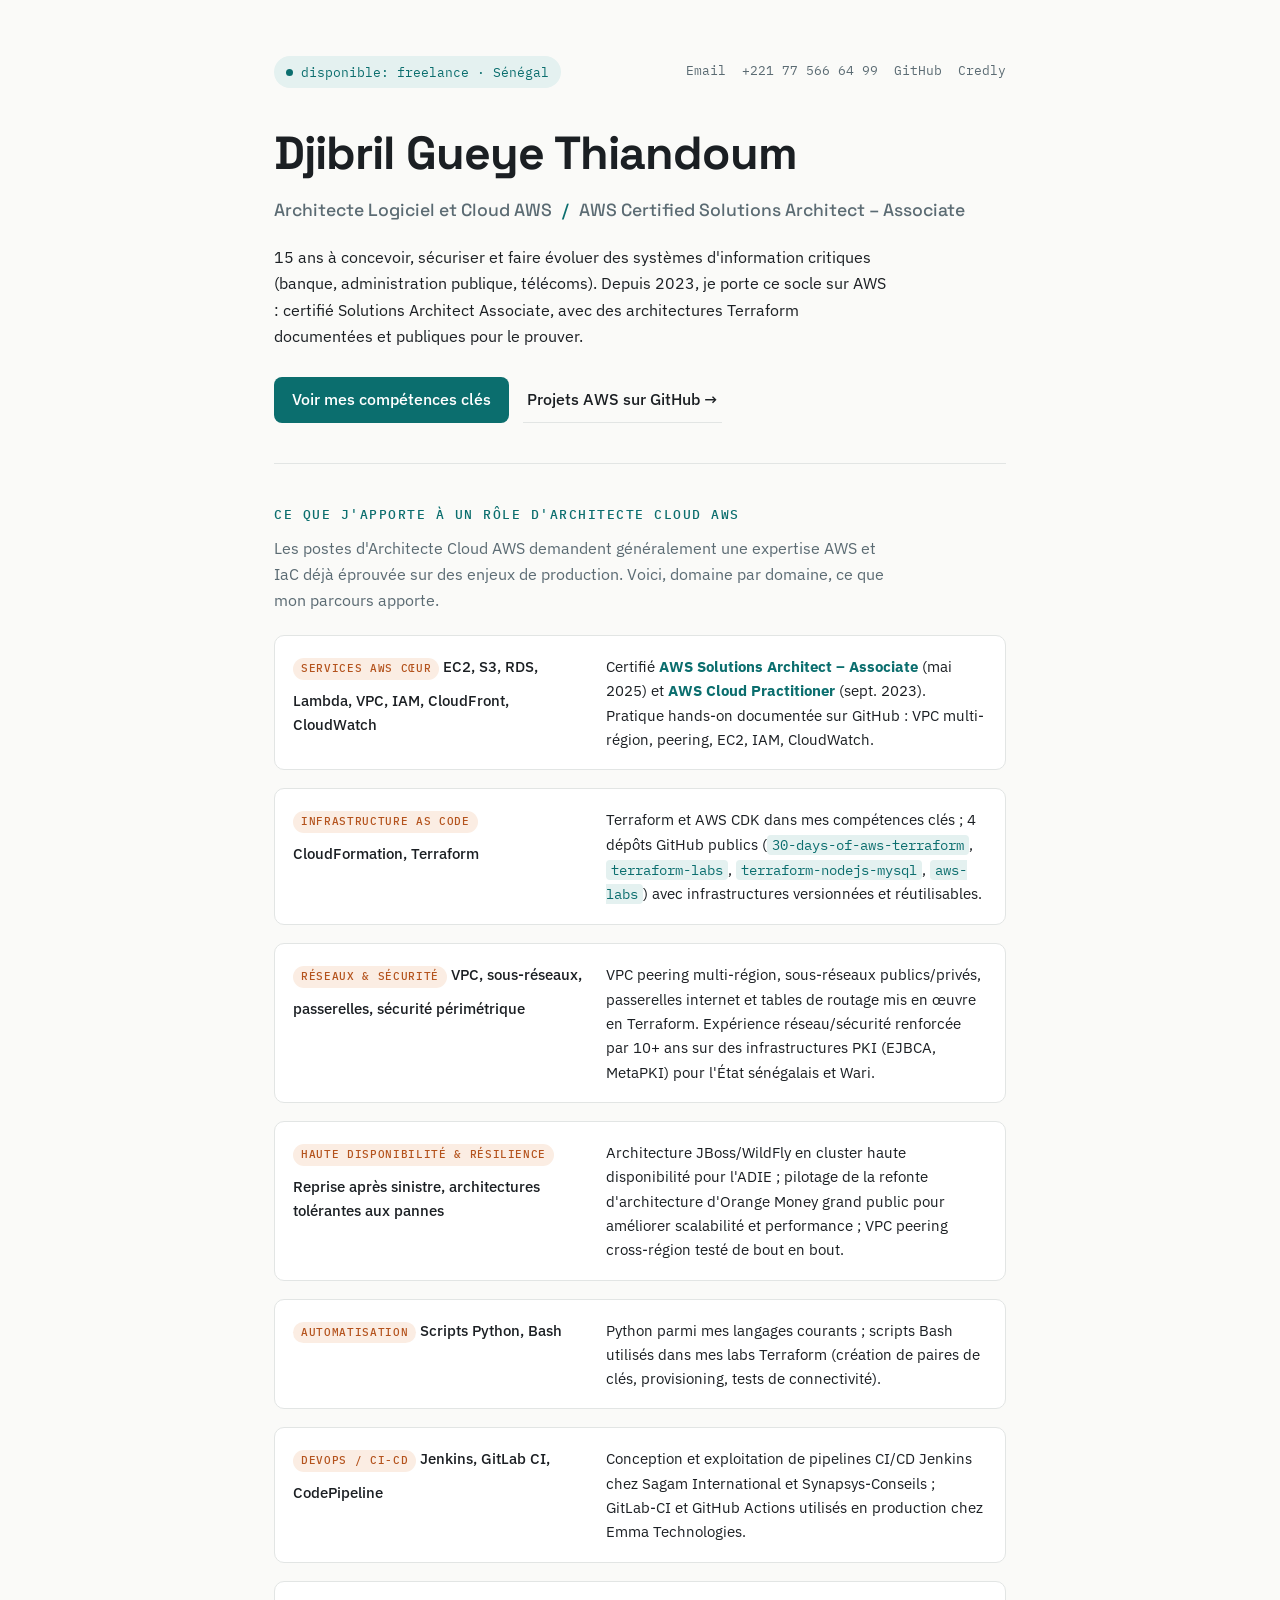
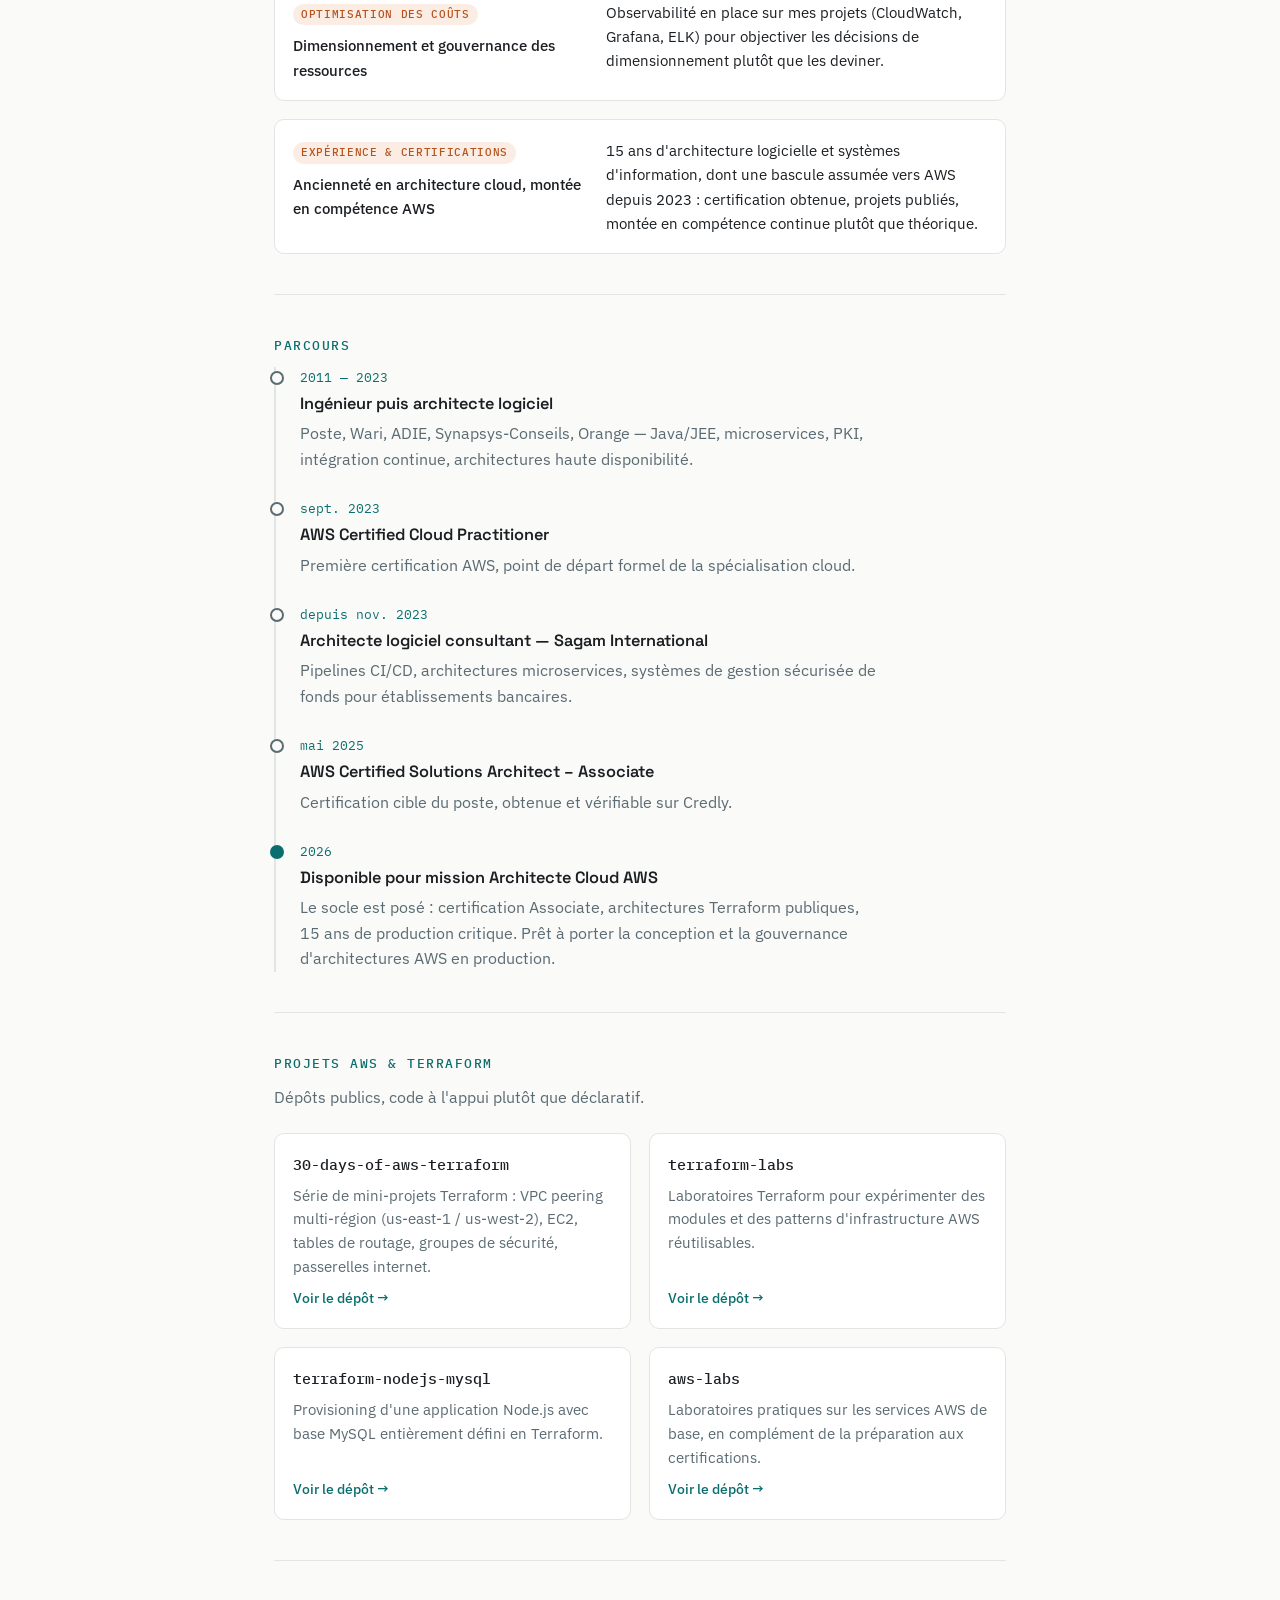
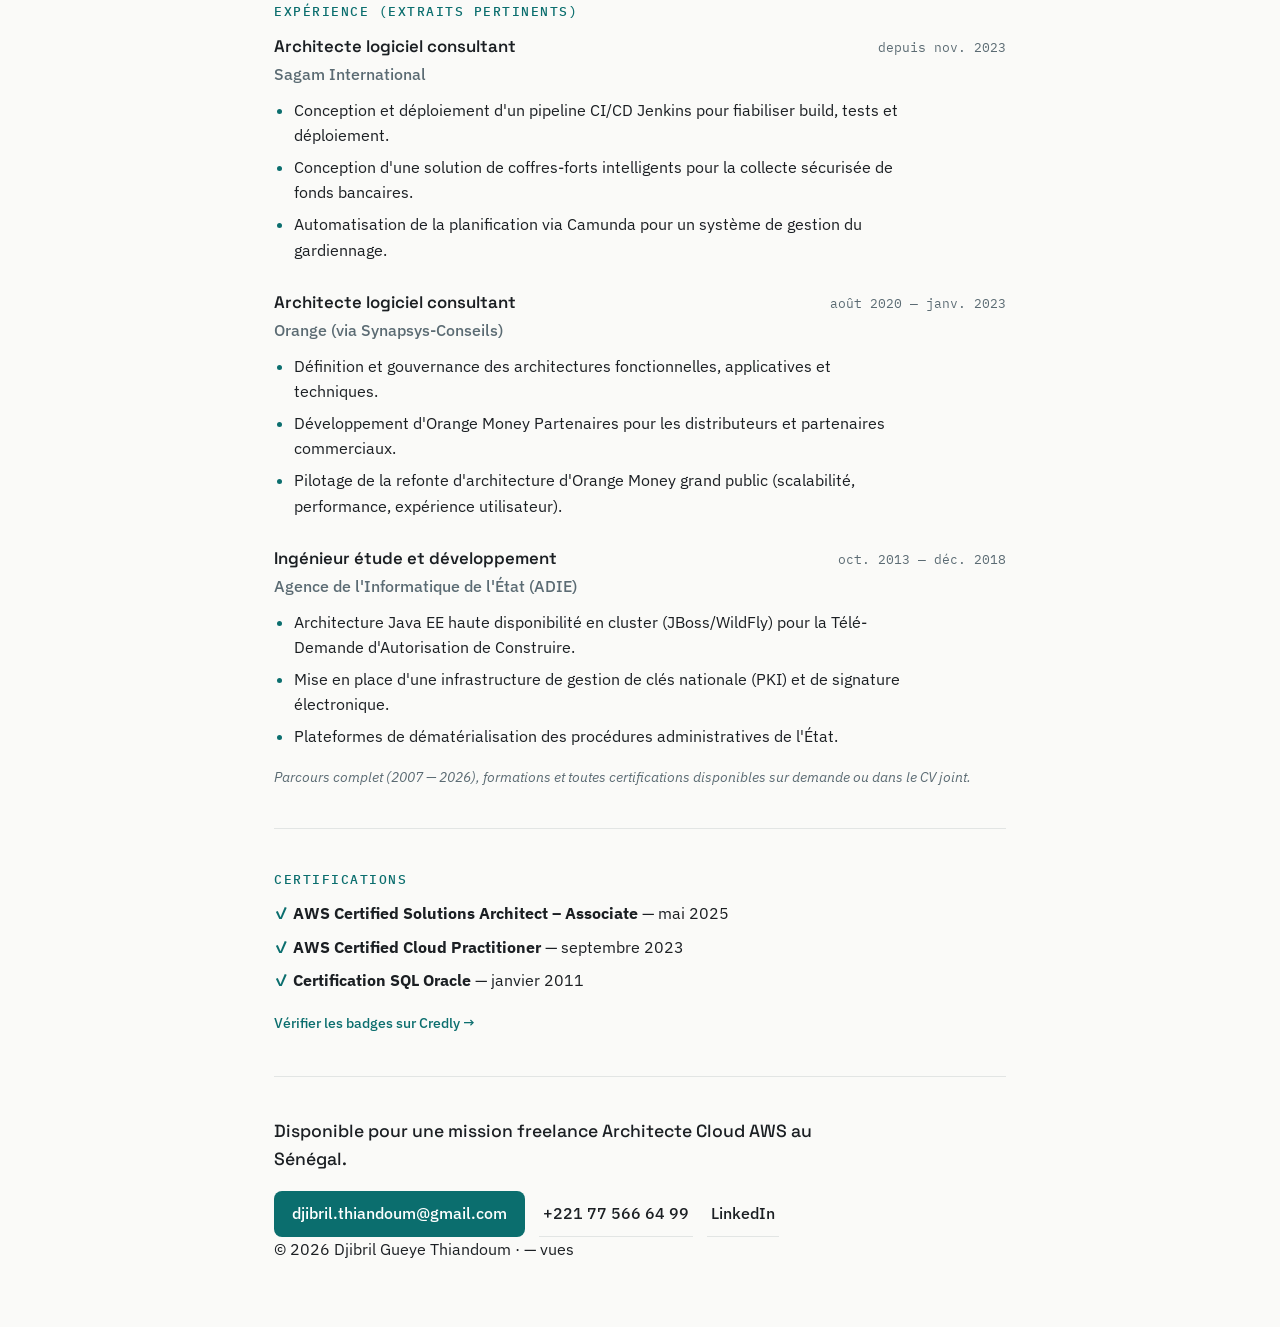
<file: index.html>
<!DOCTYPE html>
<html lang="fr">
<head>
<meta charset="UTF-8">
<meta name="viewport" content="width=device-width, initial-scale=1.0">
<title>Djibril Gueye Thiandoum — Architecte Logiciel et Cloud AWS</title>
<meta name="description" content="Portfolio de Djibril Gueye Thiandoum, Architecte Logiciel et Cloud AWS certifié AWS Solutions Architect Associate, disponible pour des missions freelance.">
<link rel="preconnect" href="https://fonts.googleapis.com">
<link rel="preconnect" href="https://fonts.gstatic.com" crossorigin>
<link href="https://fonts.googleapis.com/css2?family=Space+Grotesk:wght@500;600;700&family=IBM+Plex+Sans:wght@400;500;600&family=IBM+Plex+Mono:wght@400;500&display=swap" rel="stylesheet">
<link rel="stylesheet" href="style.css">
<link rel="icon" href="data:,">
</head>
<body>

<div class="page">

  <!-- HERO -->
  <header class="hero">
    <div class="hero-top">
      <span class="status-chip">
        <span class="dot" aria-hidden="true"></span>
        disponible: freelance · Sénégal
      </span>
      <nav class="hero-links">
        <a href="mailto:djibril.thiandoum@gmail.com">Email</a>
        <a href="tel:+221775666499">+221 77 566 64 99</a>
        <a href="https://github.com/dgthian" target="_blank" rel="noopener">GitHub</a>
        <a href="https://www.credly.com/users/djibril-gueye-thiandoum/badges" target="_blank" rel="noopener">Credly</a>
      </nav>
    </div>

    <h1 class="name">Djibril Gueye Thiandoum</h1>
    <p class="title">Architecte Logiciel et Cloud AWS <span class="sep">/</span> AWS Certified Solutions Architect – Associate</p>

    <p class="pitch">
      15 ans à concevoir, sécuriser et faire évoluer des systèmes d'information critiques
      (banque, administration publique, télécoms). Depuis 2023, je porte ce socle sur AWS :
      certifié Solutions Architect Associate, avec des architectures Terraform documentées
      et publiques pour le prouver.
    </p>

    <div class="cta-row">
      <a class="cta-primary" href="#competences">Voir mes compétences clés</a>
      <a class="cta-secondary" href="https://github.com/dgthian" target="_blank" rel="noopener">Projets AWS sur GitHub →</a>
    </div>
  </header>

  <hr class="rule">

  <!-- CE QUE J'APPORTE -->
  <section class="block" id="competences">
    <h2 class="label">ce que j'apporte à un rôle d'architecte cloud aws</h2>
    <p class="section-intro">
      Les postes d'Architecte Cloud AWS demandent généralement une expertise AWS et IaC
      déjà éprouvée sur des enjeux de production. Voici, domaine par domaine, ce que mon
      parcours apporte.
    </p>

    <div class="match-grid">
      <div class="match-row">
        <div class="match-req">
          <span class="match-tag">Services AWS cœur</span>
          EC2, S3, RDS, Lambda, VPC, IAM, CloudFront, CloudWatch
        </div>
        <div class="match-proof">
          Certifié <strong>AWS Solutions Architect – Associate</strong> (mai 2025) et
          <strong>AWS Cloud Practitioner</strong> (sept. 2023). Pratique hands-on documentée
          sur GitHub : VPC multi-région, peering, EC2, IAM, CloudWatch.
        </div>
      </div>

      <div class="match-row">
        <div class="match-req">
          <span class="match-tag">Infrastructure as Code</span>
          CloudFormation, Terraform
        </div>
        <div class="match-proof">
          Terraform et AWS CDK dans mes compétences clés ; 4 dépôts GitHub publics
          (<code>30-days-of-aws-terraform</code>, <code>terraform-labs</code>,
          <code>terraform-nodejs-mysql</code>, <code>aws-labs</code>) avec infrastructures
          versionnées et réutilisables.
        </div>
      </div>

      <div class="match-row">
        <div class="match-req">
          <span class="match-tag">Réseaux &amp; sécurité</span>
          VPC, sous-réseaux, passerelles, sécurité périmétrique
        </div>
        <div class="match-proof">
          VPC peering multi-région, sous-réseaux publics/privés, passerelles internet et
          tables de routage mis en œuvre en Terraform. Expérience réseau/sécurité renforcée
          par 10+ ans sur des infrastructures PKI (EJBCA, MetaPKI) pour l'État sénégalais et Wari.
        </div>
      </div>

      <div class="match-row">
        <div class="match-req">
          <span class="match-tag">Haute disponibilité &amp; résilience</span>
          Reprise après sinistre, architectures tolérantes aux pannes
        </div>
        <div class="match-proof">
          Architecture JBoss/WildFly en cluster haute disponibilité pour l'ADIE ; pilotage de
          la refonte d'architecture d'Orange Money grand public pour améliorer scalabilité
          et performance ; VPC peering cross-région testé de bout en bout.
        </div>
      </div>

      <div class="match-row">
        <div class="match-req">
          <span class="match-tag">Automatisation</span>
          Scripts Python, Bash
        </div>
        <div class="match-proof">
          Python parmi mes langages courants ; scripts Bash utilisés dans mes labs Terraform
          (création de paires de clés, provisioning, tests de connectivité).
        </div>
      </div>

      <div class="match-row">
        <div class="match-req">
          <span class="match-tag">DevOps / CI-CD</span>
          Jenkins, GitLab CI, CodePipeline
        </div>
        <div class="match-proof">
          Conception et exploitation de pipelines CI/CD Jenkins chez Sagam International et
          Synapsys-Conseils ; GitLab-CI et GitHub Actions utilisés en production chez
          Emma Technologies.
        </div>
      </div>

      <div class="match-row">
        <div class="match-req">
          <span class="match-tag">Optimisation des coûts</span>
          Dimensionnement et gouvernance des ressources
        </div>
        <div class="match-proof">
          Observabilité en place sur mes projets (CloudWatch, Grafana, ELK) pour objectiver
          les décisions de dimensionnement plutôt que les deviner.
        </div>
      </div>

      <div class="match-row">
        <div class="match-req">
          <span class="match-tag">Expérience &amp; certifications</span>
          Ancienneté en architecture cloud, montée en compétence AWS
        </div>
        <div class="match-proof">
          15 ans d'architecture logicielle et systèmes d'information, dont une bascule
          assumée vers AWS depuis 2023 : certification obtenue, projets publiés, montée en
          compétence continue plutôt que théorique.
        </div>
      </div>
    </div>
  </section>

  <hr class="rule">

  <!-- PARCOURS -->
  <section class="block">
    <h2 class="label">parcours</h2>
    <ol class="timeline">
      <li class="tl-item">
        <span class="tl-date">2011 — 2023</span>
        <div class="tl-body">
          <h3 class="tl-title">Ingénieur puis architecte logiciel</h3>
          <p>Poste, Wari, ADIE, Synapsys-Conseils, Orange — Java/JEE, microservices, PKI,
          intégration continue, architectures haute disponibilité.</p>
        </div>
      </li>
      <li class="tl-item">
        <span class="tl-date">sept. 2023</span>
        <div class="tl-body">
          <h3 class="tl-title">AWS Certified Cloud Practitioner</h3>
          <p>Première certification AWS, point de départ formel de la spécialisation cloud.</p>
        </div>
      </li>
      <li class="tl-item">
        <span class="tl-date">depuis nov. 2023</span>
        <div class="tl-body">
          <h3 class="tl-title">Architecte logiciel consultant — Sagam International</h3>
          <p>Pipelines CI/CD, architectures microservices, systèmes de gestion sécurisée
          de fonds pour établissements bancaires.</p>
        </div>
      </li>
      <li class="tl-item">
        <span class="tl-date">mai 2025</span>
        <div class="tl-body">
          <h3 class="tl-title">AWS Certified Solutions Architect – Associate</h3>
          <p>Certification cible du poste, obtenue et vérifiable sur Credly.</p>
        </div>
      </li>
      <li class="tl-item tl-item-current">
        <span class="tl-date">2026</span>
        <div class="tl-body">
          <h3 class="tl-title">Disponible pour mission Architecte Cloud AWS</h3>
          <p>Le socle est posé : certification Associate, architectures Terraform publiques,
          15 ans de production critique. Prêt à porter la conception et la gouvernance
          d'architectures AWS en production.</p>
        </div>
      </li>
    </ol>
  </section>

  <hr class="rule">

  <!-- PROJETS -->
  <section class="block">
    <h2 class="label">projets aws &amp; terraform</h2>
    <p class="section-intro">Dépôts publics, code à l'appui plutôt que déclaratif.</p>

    <div class="project-grid">
      <article class="project-card">
        <h3 class="project-title">30-days-of-aws-terraform</h3>
        <p class="project-desc">
          Série de mini-projets Terraform : VPC peering multi-région (us-east-1 / us-west-2),
          EC2, tables de routage, groupes de sécurité, passerelles internet.
        </p>
        <a class="project-link" href="https://github.com/dgthian/30-days-of-aws-terraform" target="_blank" rel="noopener">Voir le dépôt →</a>
      </article>

      <article class="project-card">
        <h3 class="project-title">terraform-labs</h3>
        <p class="project-desc">
          Laboratoires Terraform pour expérimenter des modules et des patterns d'infrastructure
          AWS réutilisables.
        </p>
        <a class="project-link" href="https://github.com/dgthian/terraform-labs" target="_blank" rel="noopener">Voir le dépôt →</a>
      </article>

      <article class="project-card">
        <h3 class="project-title">terraform-nodejs-mysql</h3>
        <p class="project-desc">
          Provisioning d'une application Node.js avec base MySQL entièrement défini en
          Terraform.
        </p>
        <a class="project-link" href="https://github.com/dgthian/terraform-nodejs-mysql" target="_blank" rel="noopener">Voir le dépôt →</a>
      </article>

      <article class="project-card">
        <h3 class="project-title">aws-labs</h3>
        <p class="project-desc">
          Laboratoires pratiques sur les services AWS de base, en complément de la préparation
          aux certifications.
        </p>
        <a class="project-link" href="https://github.com/dgthian/aws-labs" target="_blank" rel="noopener">Voir le dépôt →</a>
      </article>
    </div>
  </section>

  <hr class="rule">

  <!-- EXPERIENCE -->
  <section class="block">
    <h2 class="label">expérience (extraits pertinents)</h2>

    <article class="entry">
      <div class="entry-head">
        <h3 class="entry-title">Architecte logiciel consultant</h3>
        <span class="entry-date">depuis nov. 2023</span>
      </div>
      <p class="entry-org">Sagam International</p>
      <ul class="entry-list">
        <li>Conception et déploiement d'un pipeline CI/CD Jenkins pour fiabiliser build, tests et déploiement.</li>
        <li>Conception d'une solution de coffres-forts intelligents pour la collecte sécurisée de fonds bancaires.</li>
        <li>Automatisation de la planification via Camunda pour un système de gestion du gardiennage.</li>
      </ul>
    </article>

    <article class="entry">
      <div class="entry-head">
        <h3 class="entry-title">Architecte logiciel consultant</h3>
        <span class="entry-date">août 2020 — janv. 2023</span>
      </div>
      <p class="entry-org">Orange (via Synapsys-Conseils)</p>
      <ul class="entry-list">
        <li>Définition et gouvernance des architectures fonctionnelles, applicatives et techniques.</li>
        <li>Développement d'Orange Money Partenaires pour les distributeurs et partenaires commerciaux.</li>
        <li>Pilotage de la refonte d'architecture d'Orange Money grand public (scalabilité, performance, expérience utilisateur).</li>
      </ul>
    </article>

    <article class="entry">
      <div class="entry-head">
        <h3 class="entry-title">Ingénieur étude et développement</h3>
        <span class="entry-date">oct. 2013 — déc. 2018</span>
      </div>
      <p class="entry-org">Agence de l'Informatique de l'État (ADIE)</p>
      <ul class="entry-list">
        <li>Architecture Java EE haute disponibilité en cluster (JBoss/WildFly) pour la Télé-Demande d'Autorisation de Construire.</li>
        <li>Mise en place d'une infrastructure de gestion de clés nationale (PKI) et de signature électronique.</li>
        <li>Plateformes de dématérialisation des procédures administratives de l'État.</li>
      </ul>
    </article>

    <p class="cv-note">
      Parcours complet (2007 — 2026), formations et toutes certifications disponibles sur demande
      ou dans le CV joint.
    </p>
  </section>

  <hr class="rule">

  <!-- CERTIFICATIONS -->
  <section class="block">
    <h2 class="label">certifications</h2>
    <ul class="cert-list">
      <li><strong>AWS Certified Solutions Architect – Associate</strong> — mai 2025</li>
      <li><strong>AWS Certified Cloud Practitioner</strong> — septembre 2023</li>
      <li><strong>Certification SQL Oracle</strong> — janvier 2011</li>
    </ul>
    <a class="project-link" href="https://www.credly.com/users/djibril-gueye-thiandoum/badges" target="_blank" rel="noopener">Vérifier les badges sur Credly →</a>
  </section>

  <hr class="rule">

  <!-- CONTACT -->
  <footer class="footer">
    <div>
      <p class="footer-cta">Disponible pour une mission freelance Architecte Cloud AWS au Sénégal.</p>
      <div class="cta-row">
        <a class="cta-primary" href="mailto:djibril.thiandoum@gmail.com">djibril.thiandoum@gmail.com</a>
        <a class="cta-secondary" href="tel:+221775666499">+221 77 566 64 99</a>
        <a class="cta-secondary" href="https://www.linkedin.com/in/djibril-gueye-thiandoum-7a319571/" target="_blank" rel="noopener">LinkedIn</a>
      </div>
    </div>
    <div class="footer-bottom">
      <span>© <span id="year">2026</span> Djibril Gueye Thiandoum</span>
      <span class="footer-sep">·</span>
      <span><span id="counter-number">—</span> vues</span>
    </div>
  </footer>

</div>

<script src="script.js"></script>
</body>
</html>
</file>
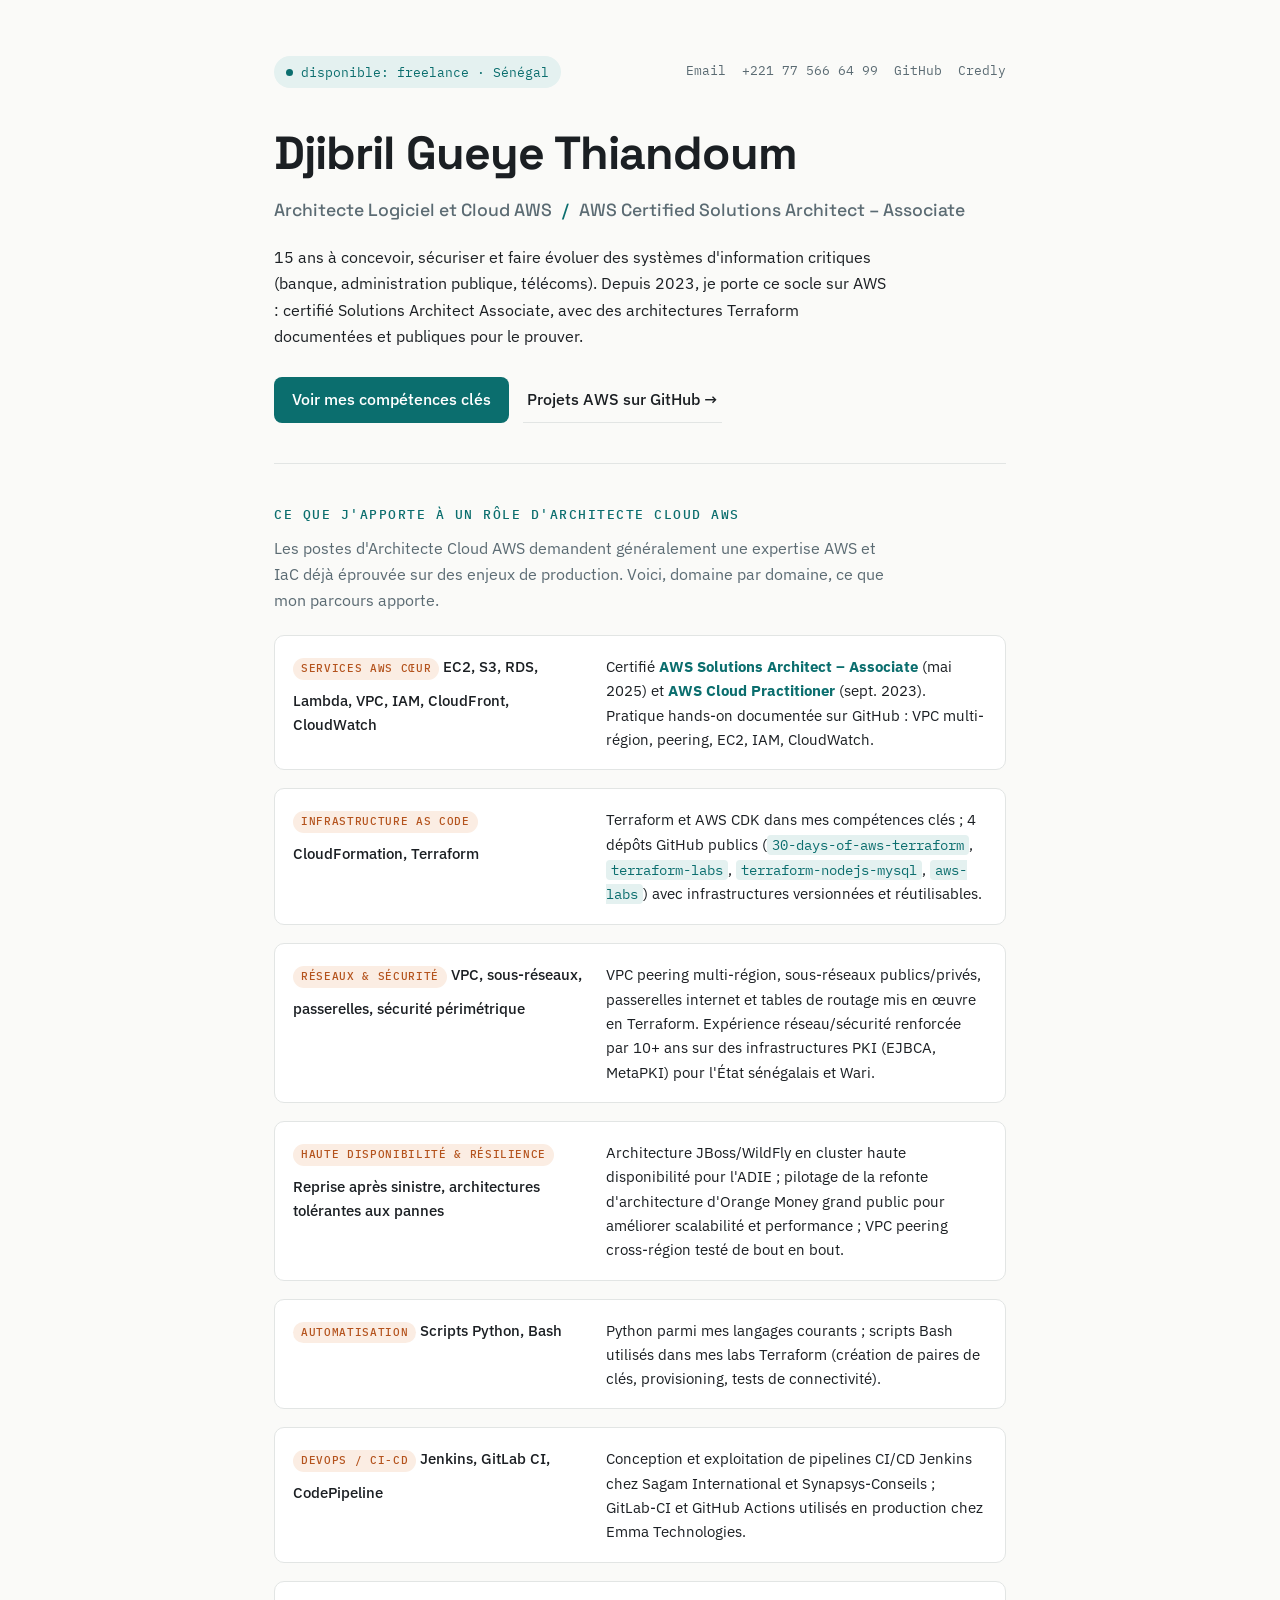
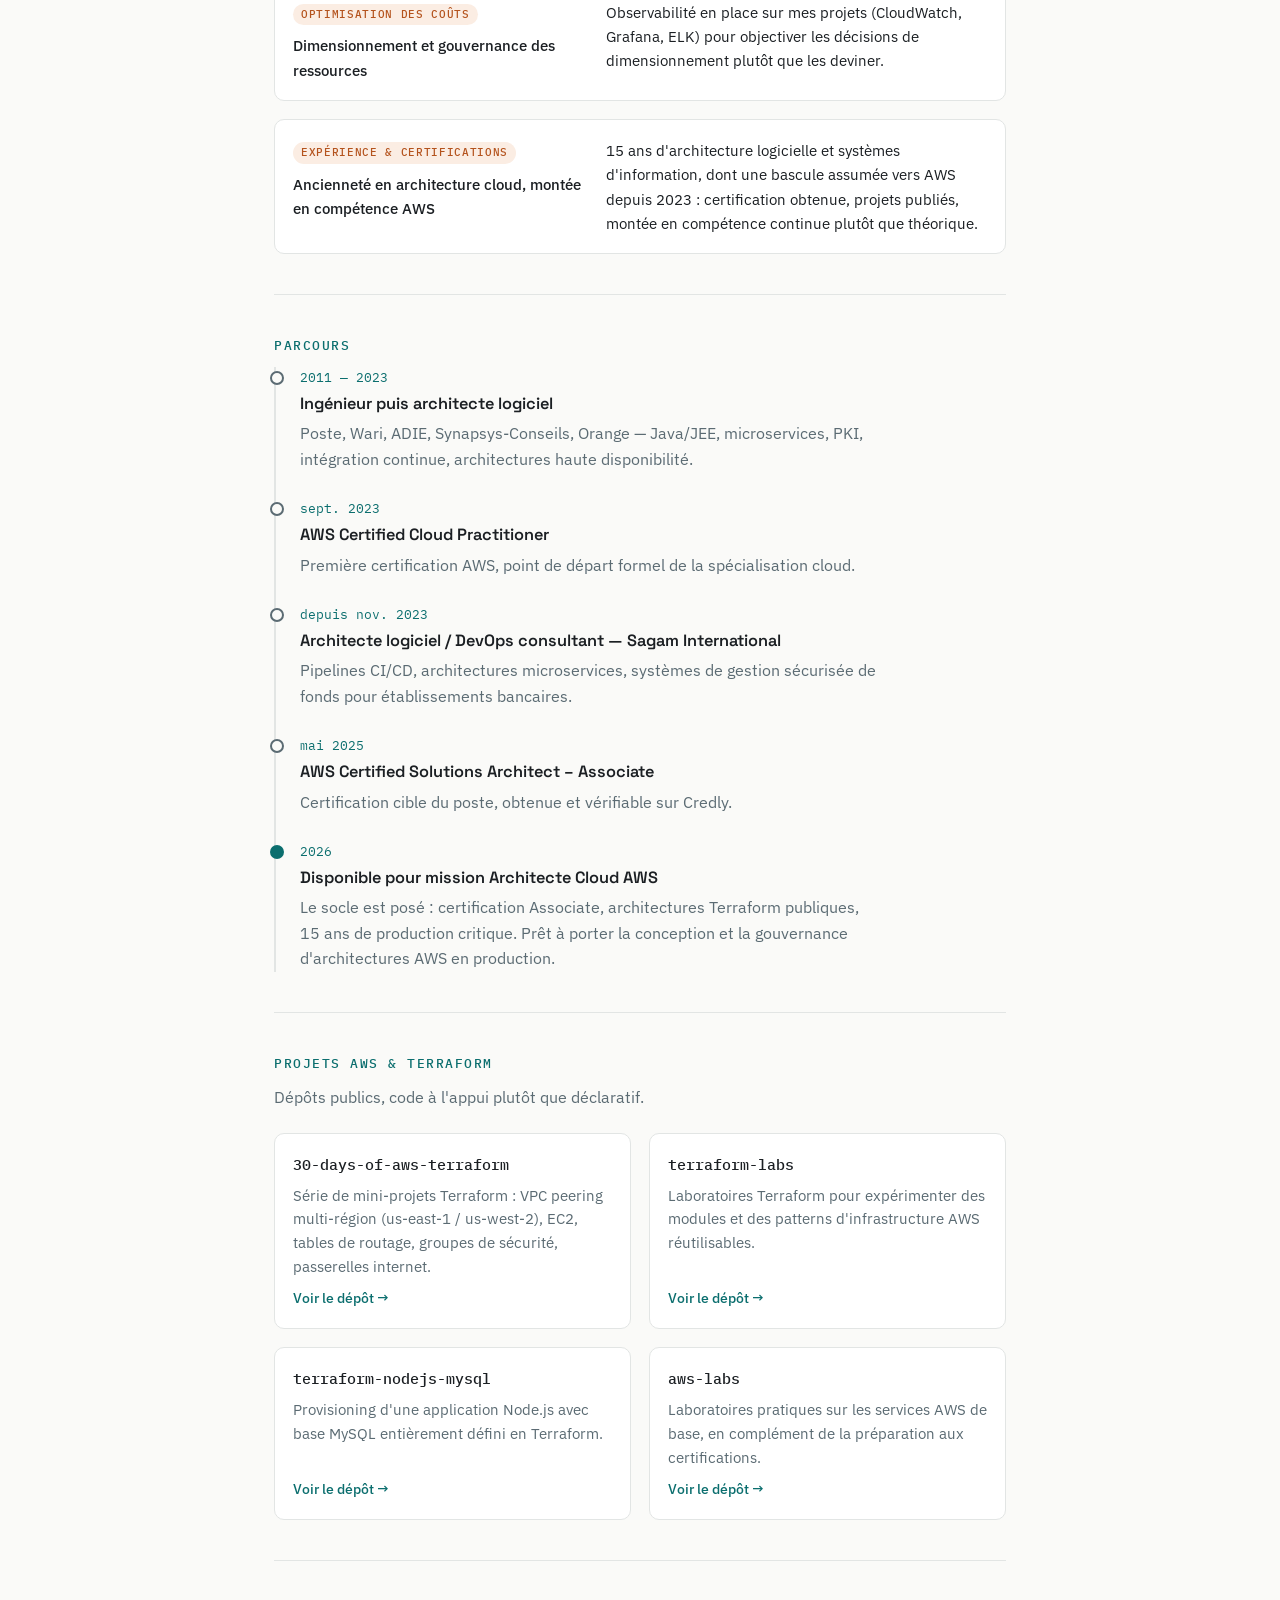
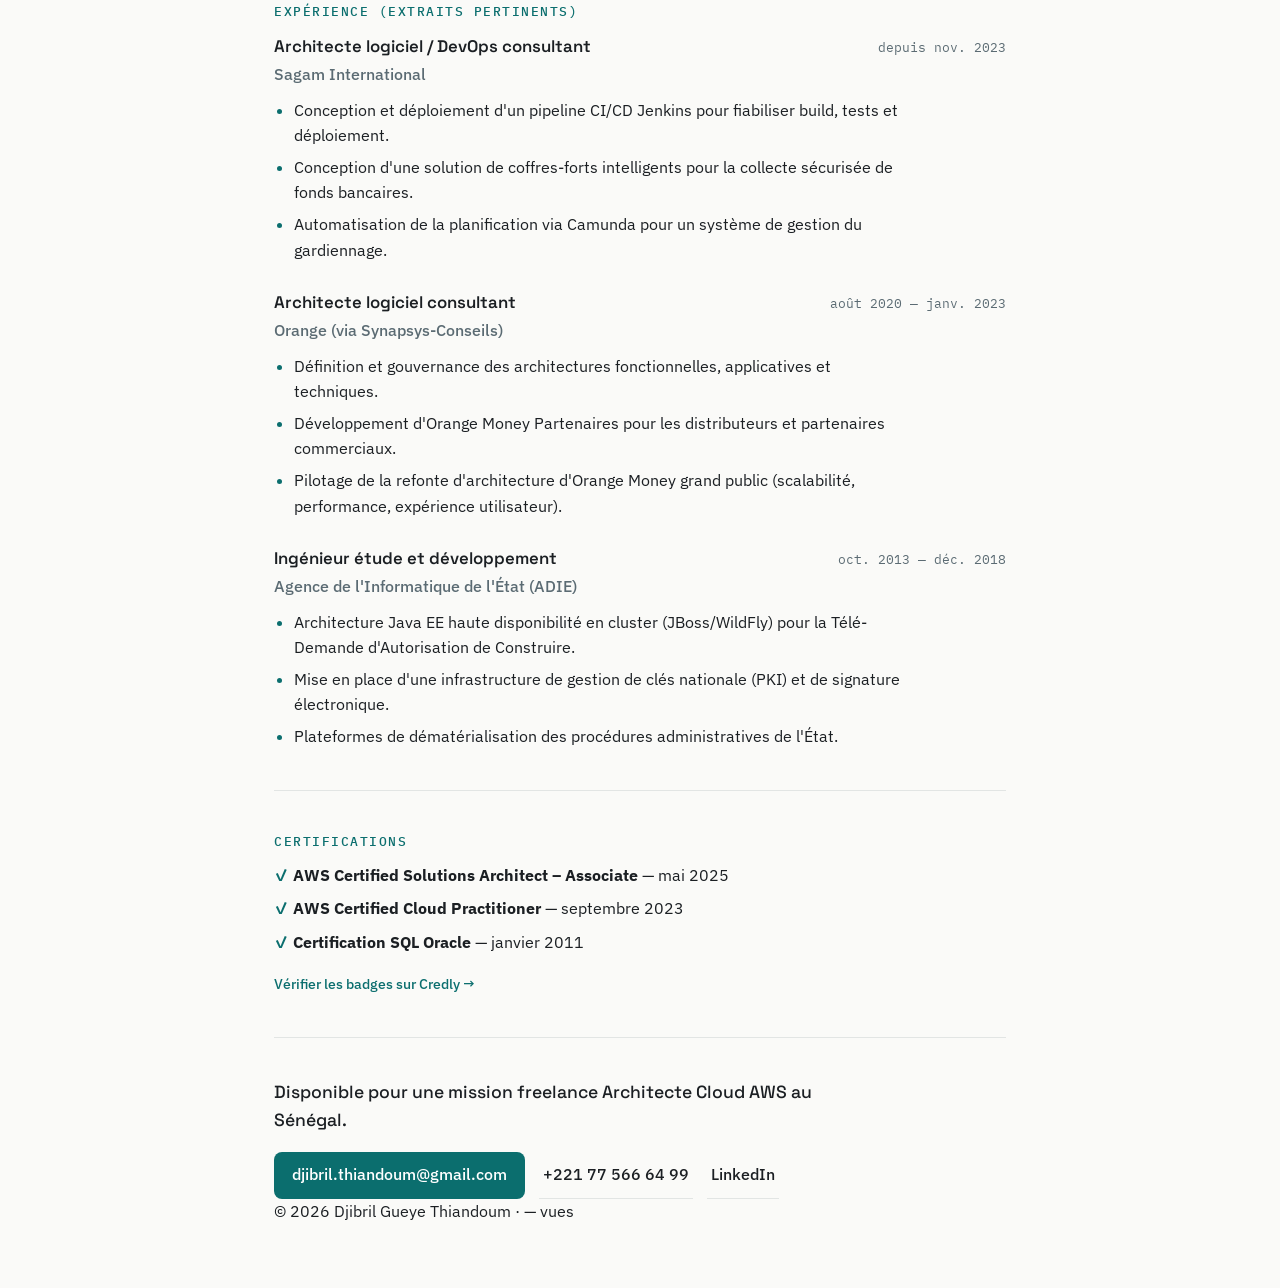
<file: website/index.html>
<!DOCTYPE html>
<html lang="fr">
<head>
<meta charset="UTF-8">
<meta name="viewport" content="width=device-width, initial-scale=1.0">
<title>Djibril Gueye Thiandoum — Architecte Logiciel et Cloud AWS</title>
<meta name="description" content="Portfolio de Djibril Gueye Thiandoum, Architecte Logiciel et Cloud AWS certifié AWS Solutions Architect Associate, disponible pour des missions freelance.">
<link rel="preconnect" href="https://fonts.googleapis.com">
<link rel="preconnect" href="https://fonts.gstatic.com" crossorigin>
<link href="https://fonts.googleapis.com/css2?family=Space+Grotesk:wght@500;600;700&family=IBM+Plex+Sans:wght@400;500;600&family=IBM+Plex+Mono:wght@400;500&display=swap" rel="stylesheet">
<link rel="stylesheet" href="style.css">
<link rel="icon" href="data:,">
</head>
<body>

<div class="page">

  <!-- HERO -->
  <header class="hero">
    <div class="hero-top">
      <span class="status-chip">
        <span class="dot" aria-hidden="true"></span>
        disponible: freelance · Sénégal
      </span>
      <nav class="hero-links">
        <a href="mailto:djibril.thiandoum@gmail.com">Email</a>
        <a href="tel:+221775666499">+221 77 566 64 99</a>
        <a href="https://github.com/dgthian" target="_blank" rel="noopener">GitHub</a>
        <a href="https://www.credly.com/users/djibril-gueye-thiandoum/badges" target="_blank" rel="noopener">Credly</a>
      </nav>
    </div>

    <h1 class="name">Djibril Gueye Thiandoum</h1>
    <p class="title">Architecte Logiciel et Cloud AWS <span class="sep">/</span> AWS Certified Solutions Architect – Associate</p>

    <p class="pitch">
      15 ans à concevoir, sécuriser et faire évoluer des systèmes d'information critiques
      (banque, administration publique, télécoms). Depuis 2023, je porte ce socle sur AWS :
      certifié Solutions Architect Associate, avec des architectures Terraform documentées
      et publiques pour le prouver.
    </p>

    <div class="cta-row">
      <a class="cta-primary" href="#competences">Voir mes compétences clés</a>
      <a class="cta-secondary" href="https://github.com/dgthian" target="_blank" rel="noopener">Projets AWS sur GitHub →</a>
    </div>
  </header>

  <hr class="rule">

  <!-- CE QUE J'APPORTE -->
  <section class="block" id="competences">
    <h2 class="label">ce que j'apporte à un rôle d'architecte cloud aws</h2>
    <p class="section-intro">
      Les postes d'Architecte Cloud AWS demandent généralement une expertise AWS et IaC
      déjà éprouvée sur des enjeux de production. Voici, domaine par domaine, ce que mon
      parcours apporte.
    </p>

    <div class="match-grid">
      <div class="match-row">
        <div class="match-req">
          <span class="match-tag">Services AWS cœur</span>
          EC2, S3, RDS, Lambda, VPC, IAM, CloudFront, CloudWatch
        </div>
        <div class="match-proof">
          Certifié <strong>AWS Solutions Architect – Associate</strong> (mai 2025) et
          <strong>AWS Cloud Practitioner</strong> (sept. 2023). Pratique hands-on documentée
          sur GitHub : VPC multi-région, peering, EC2, IAM, CloudWatch.
        </div>
      </div>

      <div class="match-row">
        <div class="match-req">
          <span class="match-tag">Infrastructure as Code</span>
          CloudFormation, Terraform
        </div>
        <div class="match-proof">
          Terraform et AWS CDK dans mes compétences clés ; 4 dépôts GitHub publics
          (<code>30-days-of-aws-terraform</code>, <code>terraform-labs</code>,
          <code>terraform-nodejs-mysql</code>, <code>aws-labs</code>) avec infrastructures
          versionnées et réutilisables.
        </div>
      </div>

      <div class="match-row">
        <div class="match-req">
          <span class="match-tag">Réseaux &amp; sécurité</span>
          VPC, sous-réseaux, passerelles, sécurité périmétrique
        </div>
        <div class="match-proof">
          VPC peering multi-région, sous-réseaux publics/privés, passerelles internet et
          tables de routage mis en œuvre en Terraform. Expérience réseau/sécurité renforcée
          par 10+ ans sur des infrastructures PKI (EJBCA, MetaPKI) pour l'État sénégalais et Wari.
        </div>
      </div>

      <div class="match-row">
        <div class="match-req">
          <span class="match-tag">Haute disponibilité &amp; résilience</span>
          Reprise après sinistre, architectures tolérantes aux pannes
        </div>
        <div class="match-proof">
          Architecture JBoss/WildFly en cluster haute disponibilité pour l'ADIE ; pilotage de
          la refonte d'architecture d'Orange Money grand public pour améliorer scalabilité
          et performance ; VPC peering cross-région testé de bout en bout.
        </div>
      </div>

      <div class="match-row">
        <div class="match-req">
          <span class="match-tag">Automatisation</span>
          Scripts Python, Bash
        </div>
        <div class="match-proof">
          Python parmi mes langages courants ; scripts Bash utilisés dans mes labs Terraform
          (création de paires de clés, provisioning, tests de connectivité).
        </div>
      </div>

      <div class="match-row">
        <div class="match-req">
          <span class="match-tag">DevOps / CI-CD</span>
          Jenkins, GitLab CI, CodePipeline
        </div>
        <div class="match-proof">
          Conception et exploitation de pipelines CI/CD Jenkins chez Sagam International et
          Synapsys-Conseils ; GitLab-CI et GitHub Actions utilisés en production chez
          Emma Technologies.
        </div>
      </div>

      <div class="match-row">
        <div class="match-req">
          <span class="match-tag">Optimisation des coûts</span>
          Dimensionnement et gouvernance des ressources
        </div>
        <div class="match-proof">
          Observabilité en place sur mes projets (CloudWatch, Grafana, ELK) pour objectiver
          les décisions de dimensionnement plutôt que les deviner.
        </div>
      </div>

      <div class="match-row">
        <div class="match-req">
          <span class="match-tag">Expérience &amp; certifications</span>
          Ancienneté en architecture cloud, montée en compétence AWS
        </div>
        <div class="match-proof">
          15 ans d'architecture logicielle et systèmes d'information, dont une bascule
          assumée vers AWS depuis 2023 : certification obtenue, projets publiés, montée en
          compétence continue plutôt que théorique.
        </div>
      </div>
    </div>
  </section>

  <hr class="rule">

  <!-- PARCOURS -->
  <section class="block">
    <h2 class="label">parcours</h2>
    <ol class="timeline">
      <li class="tl-item">
        <span class="tl-date">2011 — 2023</span>
        <div class="tl-body">
          <h3 class="tl-title">Ingénieur puis architecte logiciel</h3>
          <p>Poste, Wari, ADIE, Synapsys-Conseils, Orange — Java/JEE, microservices, PKI,
          intégration continue, architectures haute disponibilité.</p>
        </div>
      </li>
      <li class="tl-item">
        <span class="tl-date">sept. 2023</span>
        <div class="tl-body">
          <h3 class="tl-title">AWS Certified Cloud Practitioner</h3>
          <p>Première certification AWS, point de départ formel de la spécialisation cloud.</p>
        </div>
      </li>
      <li class="tl-item">
        <span class="tl-date">depuis nov. 2023</span>
        <div class="tl-body">
          <h3 class="tl-title">Architecte logiciel / DevOps consultant — Sagam International</h3>
          <p>Pipelines CI/CD, architectures microservices, systèmes de gestion sécurisée
          de fonds pour établissements bancaires.</p>
        </div>
      </li>
      <li class="tl-item">
        <span class="tl-date">mai 2025</span>
        <div class="tl-body">
          <h3 class="tl-title">AWS Certified Solutions Architect – Associate</h3>
          <p>Certification cible du poste, obtenue et vérifiable sur Credly.</p>
        </div>
      </li>
      <li class="tl-item tl-item-current">
        <span class="tl-date">2026</span>
        <div class="tl-body">
          <h3 class="tl-title">Disponible pour mission Architecte Cloud AWS</h3>
          <p>Le socle est posé : certification Associate, architectures Terraform publiques,
          15 ans de production critique. Prêt à porter la conception et la gouvernance
          d'architectures AWS en production.</p>
        </div>
      </li>
    </ol>
  </section>

  <hr class="rule">

  <!-- PROJETS -->
  <section class="block">
    <h2 class="label">projets aws &amp; terraform</h2>
    <p class="section-intro">Dépôts publics, code à l'appui plutôt que déclaratif.</p>

    <div class="project-grid">
      <article class="project-card">
        <h3 class="project-title">30-days-of-aws-terraform</h3>
        <p class="project-desc">
          Série de mini-projets Terraform : VPC peering multi-région (us-east-1 / us-west-2),
          EC2, tables de routage, groupes de sécurité, passerelles internet.
        </p>
        <a class="project-link" href="https://github.com/dgthian/30-days-of-aws-terraform" target="_blank" rel="noopener">Voir le dépôt →</a>
      </article>

      <article class="project-card">
        <h3 class="project-title">terraform-labs</h3>
        <p class="project-desc">
          Laboratoires Terraform pour expérimenter des modules et des patterns d'infrastructure
          AWS réutilisables.
        </p>
        <a class="project-link" href="https://github.com/dgthian/terraform-labs" target="_blank" rel="noopener">Voir le dépôt →</a>
      </article>

      <article class="project-card">
        <h3 class="project-title">terraform-nodejs-mysql</h3>
        <p class="project-desc">
          Provisioning d'une application Node.js avec base MySQL entièrement défini en
          Terraform.
        </p>
        <a class="project-link" href="https://github.com/dgthian/terraform-nodejs-mysql" target="_blank" rel="noopener">Voir le dépôt →</a>
      </article>

      <article class="project-card">
        <h3 class="project-title">aws-labs</h3>
        <p class="project-desc">
          Laboratoires pratiques sur les services AWS de base, en complément de la préparation
          aux certifications.
        </p>
        <a class="project-link" href="https://github.com/dgthian/aws-labs" target="_blank" rel="noopener">Voir le dépôt →</a>
      </article>
    </div>
  </section>

  <hr class="rule">

  <!-- EXPERIENCE -->
  <section class="block">
    <h2 class="label">expérience (extraits pertinents)</h2>

    <article class="entry">
      <div class="entry-head">
        <h3 class="entry-title">Architecte logiciel / DevOps consultant</h3>
        <span class="entry-date">depuis nov. 2023</span>
      </div>
      <p class="entry-org">Sagam International</p>
      <ul class="entry-list">
        <li>Conception et déploiement d'un pipeline CI/CD Jenkins pour fiabiliser build, tests et déploiement.</li>
        <li>Conception d'une solution de coffres-forts intelligents pour la collecte sécurisée de fonds bancaires.</li>
        <li>Automatisation de la planification via Camunda pour un système de gestion du gardiennage.</li>
      </ul>
    </article>

    <article class="entry">
      <div class="entry-head">
        <h3 class="entry-title">Architecte logiciel consultant</h3>
        <span class="entry-date">août 2020 — janv. 2023</span>
      </div>
      <p class="entry-org">Orange (via Synapsys-Conseils)</p>
      <ul class="entry-list">
        <li>Définition et gouvernance des architectures fonctionnelles, applicatives et techniques.</li>
        <li>Développement d'Orange Money Partenaires pour les distributeurs et partenaires commerciaux.</li>
        <li>Pilotage de la refonte d'architecture d'Orange Money grand public (scalabilité, performance, expérience utilisateur).</li>
      </ul>
    </article>

    <article class="entry">
      <div class="entry-head">
        <h3 class="entry-title">Ingénieur étude et développement</h3>
        <span class="entry-date">oct. 2013 — déc. 2018</span>
      </div>
      <p class="entry-org">Agence de l'Informatique de l'État (ADIE)</p>
      <ul class="entry-list">
        <li>Architecture Java EE haute disponibilité en cluster (JBoss/WildFly) pour la Télé-Demande d'Autorisation de Construire.</li>
        <li>Mise en place d'une infrastructure de gestion de clés nationale (PKI) et de signature électronique.</li>
        <li>Plateformes de dématérialisation des procédures administratives de l'État.</li>
      </ul>
    </article>
  </section>

  <hr class="rule">

  <!-- CERTIFICATIONS -->
  <section class="block">
    <h2 class="label">certifications</h2>
    <ul class="cert-list">
      <li><strong>AWS Certified Solutions Architect – Associate</strong> — mai 2025</li>
      <li><strong>AWS Certified Cloud Practitioner</strong> — septembre 2023</li>
      <li><strong>Certification SQL Oracle</strong> — janvier 2011</li>
    </ul>
    <a class="project-link" href="https://www.credly.com/users/djibril-gueye-thiandoum/badges" target="_blank" rel="noopener">Vérifier les badges sur Credly →</a>
  </section>

  <hr class="rule">

  <!-- CONTACT -->
  <footer class="footer">
    <div>
      <p class="footer-cta">Disponible pour une mission freelance Architecte Cloud AWS au Sénégal.</p>
      <div class="cta-row">
        <a class="cta-primary" href="mailto:djibril.thiandoum@gmail.com">djibril.thiandoum@gmail.com</a>
        <a class="cta-secondary" href="tel:+221775666499">+221 77 566 64 99</a>
        <a class="cta-secondary" href="https://www.linkedin.com/in/djibril-gueye-thiandoum-7a319571/" target="_blank" rel="noopener">LinkedIn</a>
      </div>
    </div>
    <div class="footer-bottom">
      <span>© <span id="year">2026</span> Djibril Gueye Thiandoum</span>
      <span class="footer-sep">·</span>
      <span><span id="counter-number">—</span> vues</span>
    </div>
  </footer>

</div>

<script src="script.js"></script>
</body>
</html>
</file>
<file: style.css>
/* ---------------------------------------------
   Design tokens (same brand as CV)
   bg:        #FAFAF8
   ink:       #1B1F23
   ink-soft:  #5B6B73
   accent:    #0B6E6E
   accent-soft: #E4F1F0
   line:      #E2E5E4
   tag-req:   #B4531D  (requirement tag — warm, distinct from accent)
--------------------------------------------- */

:root {
  --bg: #FAFAF8;
  --ink: #1B1F23;
  --ink-soft: #5B6B73;
  --accent: #0B6E6E;
  --accent-soft: #E4F1F0;
  --line: #E2E5E4;
  --tag-req: #B4531D;
  --tag-req-bg: #FBEDE3;
  --font-display: 'Space Grotesk', sans-serif;
  --font-body: 'IBM Plex Sans', sans-serif;
  --font-mono: 'IBM Plex Mono', monospace;
}

* { box-sizing: border-box; }

body {
  margin: 0;
  background: var(--bg);
  color: var(--ink);
  font-family: var(--font-body);
  line-height: 1.6;
  -webkit-font-smoothing: antialiased;
}

a {
  color: var(--accent);
  text-decoration: none;
  border-bottom: 1px solid transparent;
}
a:hover, a:focus-visible { border-bottom-color: var(--accent); }
a:focus-visible { outline: 2px solid var(--accent); outline-offset: 3px; }

code {
  font-family: var(--font-mono);
  font-size: 0.9em;
  background: var(--accent-soft);
  padding: 1px 5px;
  border-radius: 4px;
  color: var(--accent);
}

.page {
  max-width: 780px;
  margin: 0 auto;
  padding: 56px 24px 64px;
}

.rule {
  border: none;
  border-top: 1px solid var(--line);
  margin: 40px 0;
}

/* ---------- Hero ---------- */

.hero-top {
  display: flex;
  align-items: center;
  justify-content: space-between;
  flex-wrap: wrap;
  gap: 14px;
  margin-bottom: 28px;
}

.status-chip {
  display: inline-flex;
  align-items: center;
  gap: 8px;
  font-family: var(--font-mono);
  font-size: 12.5px;
  color: var(--accent);
  background: var(--accent-soft);
  padding: 6px 12px;
  border-radius: 999px;
}

.dot {
  width: 7px; height: 7px;
  border-radius: 50%;
  background: var(--accent);
  box-shadow: 0 0 0 3px var(--accent-soft);
  animation: pulse 2.4s ease-in-out infinite;
}
@media (prefers-reduced-motion: reduce) { .dot { animation: none; } }
@keyframes pulse { 0%,100%{opacity:1;} 50%{opacity:.45;} }

.hero-links {
  display: flex;
  gap: 16px;
  flex-wrap: wrap;
  font-family: var(--font-mono);
  font-size: 13px;
  color: var(--ink-soft);
}
.hero-links a { color: var(--ink-soft); }
.hero-links a:hover { color: var(--accent); border-bottom-color: var(--accent); }

.name {
  font-family: var(--font-display);
  font-weight: 700;
  font-size: clamp(2rem, 5vw, 2.9rem);
  margin: 0 0 6px;
  letter-spacing: -0.02em;
}

.title {
  font-family: var(--font-display);
  font-weight: 500;
  font-size: 1.1rem;
  color: var(--ink-soft);
  margin: 0 0 20px;
}
.sep { color: var(--accent); margin: 0 6px; }

.pitch {
  max-width: 62ch;
  margin: 0 0 28px;
  font-size: 1.02rem;
}

.cta-row {
  display: flex;
  gap: 14px;
  flex-wrap: wrap;
}

.cta-primary {
  background: var(--accent);
  color: #fff;
  padding: 10px 18px;
  border-radius: 8px;
  font-weight: 500;
  border-bottom: none;
}
.cta-primary:hover { background: #095858; border-bottom: none; }

.cta-secondary {
  padding: 10px 4px;
  font-weight: 500;
  color: var(--ink);
  border-bottom: 1px solid var(--line);
}
.cta-secondary:hover { border-bottom-color: var(--accent); color: var(--accent); }

/* ---------- Section blocks ---------- */

.label {
  font-family: var(--font-mono);
  font-size: 12.5px;
  font-weight: 500;
  text-transform: uppercase;
  letter-spacing: 0.12em;
  color: var(--accent);
  margin: 0 0 12px;
}

.section-intro {
  margin: 0 0 22px;
  max-width: 62ch;
  color: var(--ink-soft);
}

/* ---------- Match grid (signature element) ---------- */

.match-grid {
  display: flex;
  flex-direction: column;
  gap: 18px;
}

.match-row {
  display: grid;
  grid-template-columns: minmax(0, 1fr) minmax(0, 1.3fr);
  gap: 20px;
  padding: 18px;
  background: #fff;
  border: 1px solid var(--line);
  border-radius: 10px;
}

.match-req {
  font-weight: 500;
  font-size: 0.95rem;
}

.match-tag {
  display: inline-block;
  font-family: var(--font-mono);
  font-size: 11px;
  text-transform: uppercase;
  letter-spacing: 0.06em;
  color: var(--tag-req);
  background: var(--tag-req-bg);
  padding: 2px 8px;
  border-radius: 999px;
  margin-bottom: 8px;
}

.match-proof {
  font-size: 0.95rem;
  color: var(--ink);
}
.match-proof strong { color: var(--accent); }

/* ---------- Timeline ---------- */

.timeline {
  list-style: none;
  margin: 0;
  padding: 0;
  border-left: 2px solid var(--line);
}

.tl-item {
  position: relative;
  padding: 0 0 26px 24px;
}
.tl-item::before {
  content: "";
  position: absolute;
  left: -6px;
  top: 4px;
  width: 10px;
  height: 10px;
  border-radius: 50%;
  background: var(--bg);
  border: 2px solid var(--ink-soft);
}
.tl-item-current::before {
  background: var(--accent);
  border-color: var(--accent);
}
.tl-item:last-child { padding-bottom: 0; }

.tl-date {
  display: block;
  font-family: var(--font-mono);
  font-size: 12.5px;
  color: var(--accent);
  margin-bottom: 4px;
}

.tl-title {
  font-family: var(--font-display);
  font-size: 1.02rem;
  font-weight: 600;
  margin: 0 0 4px;
}

.tl-body p { margin: 0; max-width: 58ch; color: var(--ink-soft); }

/* ---------- Projects ---------- */

.project-grid {
  display: grid;
  grid-template-columns: repeat(2, minmax(0, 1fr));
  gap: 18px;
}

.project-card {
  background: #fff;
  border: 1px solid var(--line);
  border-radius: 10px;
  padding: 18px;
  display: flex;
  flex-direction: column;
  gap: 8px;
}

.project-title {
  font-family: var(--font-mono);
  font-size: 0.95rem;
  font-weight: 500;
  margin: 0;
  color: var(--ink);
}

.project-desc {
  margin: 0;
  font-size: 0.92rem;
  color: var(--ink-soft);
  flex-grow: 1;
}

.project-link {
  font-size: 0.9rem;
  font-weight: 500;
  align-self: flex-start;
}

/* ---------- Entries (experience) ---------- */

.entry { margin-bottom: 26px; }
.entry:last-of-type { margin-bottom: 16px; }

.entry-head {
  display: flex;
  align-items: baseline;
  justify-content: space-between;
  gap: 12px;
  flex-wrap: wrap;
}

.entry-title {
  font-family: var(--font-display);
  font-size: 1.05rem;
  font-weight: 600;
  margin: 0;
}

.entry-date {
  font-family: var(--font-mono);
  font-size: 12.5px;
  color: var(--ink-soft);
  white-space: nowrap;
}

.entry-org {
  margin: 2px 0 10px;
  color: var(--ink-soft);
  font-weight: 500;
}

.entry-list { margin: 0; padding-left: 20px; }
.entry-list li { margin-bottom: 6px; max-width: 62ch; }
.entry-list li::marker { color: var(--accent); }

.cv-note {
  font-size: 0.88rem;
  color: var(--ink-soft);
  font-style: italic;
}

/* ---------- Certifications ---------- */

.cert-list {
  list-style: none;
  margin: 0 0 16px;
  padding: 0;
  display: flex;
  flex-direction: column;
  gap: 8px;
}
.cert-list li::before {
  content: "✓ ";
  color: var(--accent);
  font-weight: 600;
}

/* ---------- Footer ---------- */

.footer { margin-top: 12px; }
.footer-cta {
  font-family: var(--font-display);
  font-size: 1.1rem;
  font-weight: 500;
  margin: 0 0 18px;
  max-width: 50ch;
}

/* ---------- Responsive ---------- */

@media (max-width: 640px) {
  .page { padding: 40px 18px 48px; }
  .match-row { grid-template-columns: 1fr; }
  .project-grid { grid-template-columns: 1fr; }
  .hero-top { flex-direction: column; align-items: flex-start; }
}
</file>
<file: website/style.css>
/* ---------------------------------------------
   Design tokens (same brand as CV)
   bg:        #FAFAF8
   ink:       #1B1F23
   ink-soft:  #5B6B73
   accent:    #0B6E6E
   accent-soft: #E4F1F0
   line:      #E2E5E4
   tag-req:   #B4531D  (requirement tag — warm, distinct from accent)
--------------------------------------------- */

:root {
  --bg: #FAFAF8;
  --ink: #1B1F23;
  --ink-soft: #5B6B73;
  --accent: #0B6E6E;
  --accent-soft: #E4F1F0;
  --line: #E2E5E4;
  --tag-req: #B4531D;
  --tag-req-bg: #FBEDE3;
  --font-display: 'Space Grotesk', sans-serif;
  --font-body: 'IBM Plex Sans', sans-serif;
  --font-mono: 'IBM Plex Mono', monospace;
}

* { box-sizing: border-box; }

body {
  margin: 0;
  background: var(--bg);
  color: var(--ink);
  font-family: var(--font-body);
  line-height: 1.6;
  -webkit-font-smoothing: antialiased;
}

a {
  color: var(--accent);
  text-decoration: none;
  border-bottom: 1px solid transparent;
}
a:hover, a:focus-visible { border-bottom-color: var(--accent); }
a:focus-visible { outline: 2px solid var(--accent); outline-offset: 3px; }

code {
  font-family: var(--font-mono);
  font-size: 0.9em;
  background: var(--accent-soft);
  padding: 1px 5px;
  border-radius: 4px;
  color: var(--accent);
}

.page {
  max-width: 780px;
  margin: 0 auto;
  padding: 56px 24px 64px;
}

.rule {
  border: none;
  border-top: 1px solid var(--line);
  margin: 40px 0;
}

/* ---------- Hero ---------- */

.hero-top {
  display: flex;
  align-items: center;
  justify-content: space-between;
  flex-wrap: wrap;
  gap: 14px;
  margin-bottom: 28px;
}

.status-chip {
  display: inline-flex;
  align-items: center;
  gap: 8px;
  font-family: var(--font-mono);
  font-size: 12.5px;
  color: var(--accent);
  background: var(--accent-soft);
  padding: 6px 12px;
  border-radius: 999px;
}

.dot {
  width: 7px; height: 7px;
  border-radius: 50%;
  background: var(--accent);
  box-shadow: 0 0 0 3px var(--accent-soft);
  animation: pulse 2.4s ease-in-out infinite;
}
@media (prefers-reduced-motion: reduce) { .dot { animation: none; } }
@keyframes pulse { 0%,100%{opacity:1;} 50%{opacity:.45;} }

.hero-links {
  display: flex;
  gap: 16px;
  flex-wrap: wrap;
  font-family: var(--font-mono);
  font-size: 13px;
  color: var(--ink-soft);
}
.hero-links a { color: var(--ink-soft); }
.hero-links a:hover { color: var(--accent); border-bottom-color: var(--accent); }

.name {
  font-family: var(--font-display);
  font-weight: 700;
  font-size: clamp(2rem, 5vw, 2.9rem);
  margin: 0 0 6px;
  letter-spacing: -0.02em;
}

.title {
  font-family: var(--font-display);
  font-weight: 500;
  font-size: 1.1rem;
  color: var(--ink-soft);
  margin: 0 0 20px;
}
.sep { color: var(--accent); margin: 0 6px; }

.pitch {
  max-width: 62ch;
  margin: 0 0 28px;
  font-size: 1.02rem;
}

.cta-row {
  display: flex;
  gap: 14px;
  flex-wrap: wrap;
}

.cta-primary {
  background: var(--accent);
  color: #fff;
  padding: 10px 18px;
  border-radius: 8px;
  font-weight: 500;
  border-bottom: none;
}
.cta-primary:hover { background: #095858; border-bottom: none; }

.cta-secondary {
  padding: 10px 4px;
  font-weight: 500;
  color: var(--ink);
  border-bottom: 1px solid var(--line);
}
.cta-secondary:hover { border-bottom-color: var(--accent); color: var(--accent); }

/* ---------- Section blocks ---------- */

.label {
  font-family: var(--font-mono);
  font-size: 12.5px;
  font-weight: 500;
  text-transform: uppercase;
  letter-spacing: 0.12em;
  color: var(--accent);
  margin: 0 0 12px;
}

.section-intro {
  margin: 0 0 22px;
  max-width: 62ch;
  color: var(--ink-soft);
}

/* ---------- Match grid (signature element) ---------- */

.match-grid {
  display: flex;
  flex-direction: column;
  gap: 18px;
}

.match-row {
  display: grid;
  grid-template-columns: minmax(0, 1fr) minmax(0, 1.3fr);
  gap: 20px;
  padding: 18px;
  background: #fff;
  border: 1px solid var(--line);
  border-radius: 10px;
}

.match-req {
  font-weight: 500;
  font-size: 0.95rem;
}

.match-tag {
  display: inline-block;
  font-family: var(--font-mono);
  font-size: 11px;
  text-transform: uppercase;
  letter-spacing: 0.06em;
  color: var(--tag-req);
  background: var(--tag-req-bg);
  padding: 2px 8px;
  border-radius: 999px;
  margin-bottom: 8px;
}

.match-proof {
  font-size: 0.95rem;
  color: var(--ink);
}
.match-proof strong { color: var(--accent); }

/* ---------- Timeline ---------- */

.timeline {
  list-style: none;
  margin: 0;
  padding: 0;
  border-left: 2px solid var(--line);
}

.tl-item {
  position: relative;
  padding: 0 0 26px 24px;
}
.tl-item::before {
  content: "";
  position: absolute;
  left: -6px;
  top: 4px;
  width: 10px;
  height: 10px;
  border-radius: 50%;
  background: var(--bg);
  border: 2px solid var(--ink-soft);
}
.tl-item-current::before {
  background: var(--accent);
  border-color: var(--accent);
}
.tl-item:last-child { padding-bottom: 0; }

.tl-date {
  display: block;
  font-family: var(--font-mono);
  font-size: 12.5px;
  color: var(--accent);
  margin-bottom: 4px;
}

.tl-title {
  font-family: var(--font-display);
  font-size: 1.02rem;
  font-weight: 600;
  margin: 0 0 4px;
}

.tl-body p { margin: 0; max-width: 58ch; color: var(--ink-soft); }

/* ---------- Projects ---------- */

.project-grid {
  display: grid;
  grid-template-columns: repeat(2, minmax(0, 1fr));
  gap: 18px;
}

.project-card {
  background: #fff;
  border: 1px solid var(--line);
  border-radius: 10px;
  padding: 18px;
  display: flex;
  flex-direction: column;
  gap: 8px;
}

.project-title {
  font-family: var(--font-mono);
  font-size: 0.95rem;
  font-weight: 500;
  margin: 0;
  color: var(--ink);
}

.project-desc {
  margin: 0;
  font-size: 0.92rem;
  color: var(--ink-soft);
  flex-grow: 1;
}

.project-link {
  font-size: 0.9rem;
  font-weight: 500;
  align-self: flex-start;
}

/* ---------- Entries (experience) ---------- */

.entry { margin-bottom: 26px; }
.entry:last-of-type { margin-bottom: 16px; }

.entry-head {
  display: flex;
  align-items: baseline;
  justify-content: space-between;
  gap: 12px;
  flex-wrap: wrap;
}

.entry-title {
  font-family: var(--font-display);
  font-size: 1.05rem;
  font-weight: 600;
  margin: 0;
}

.entry-date {
  font-family: var(--font-mono);
  font-size: 12.5px;
  color: var(--ink-soft);
  white-space: nowrap;
}

.entry-org {
  margin: 2px 0 10px;
  color: var(--ink-soft);
  font-weight: 500;
}

.entry-list { margin: 0; padding-left: 20px; }
.entry-list li { margin-bottom: 6px; max-width: 62ch; }
.entry-list li::marker { color: var(--accent); }

.cv-note {
  font-size: 0.88rem;
  color: var(--ink-soft);
  font-style: italic;
}

/* ---------- Certifications ---------- */

.cert-list {
  list-style: none;
  margin: 0 0 16px;
  padding: 0;
  display: flex;
  flex-direction: column;
  gap: 8px;
}
.cert-list li::before {
  content: "✓ ";
  color: var(--accent);
  font-weight: 600;
}

/* ---------- Footer ---------- */

.footer { margin-top: 12px; }
.footer-cta {
  font-family: var(--font-display);
  font-size: 1.1rem;
  font-weight: 500;
  margin: 0 0 18px;
  max-width: 50ch;
}

/* ---------- Responsive ---------- */

@media (max-width: 640px) {
  .page { padding: 40px 18px 48px; }
  .match-row { grid-template-columns: 1fr; }
  .project-grid { grid-template-columns: 1fr; }
  .hero-top { flex-direction: column; align-items: flex-start; }
}
</file>
